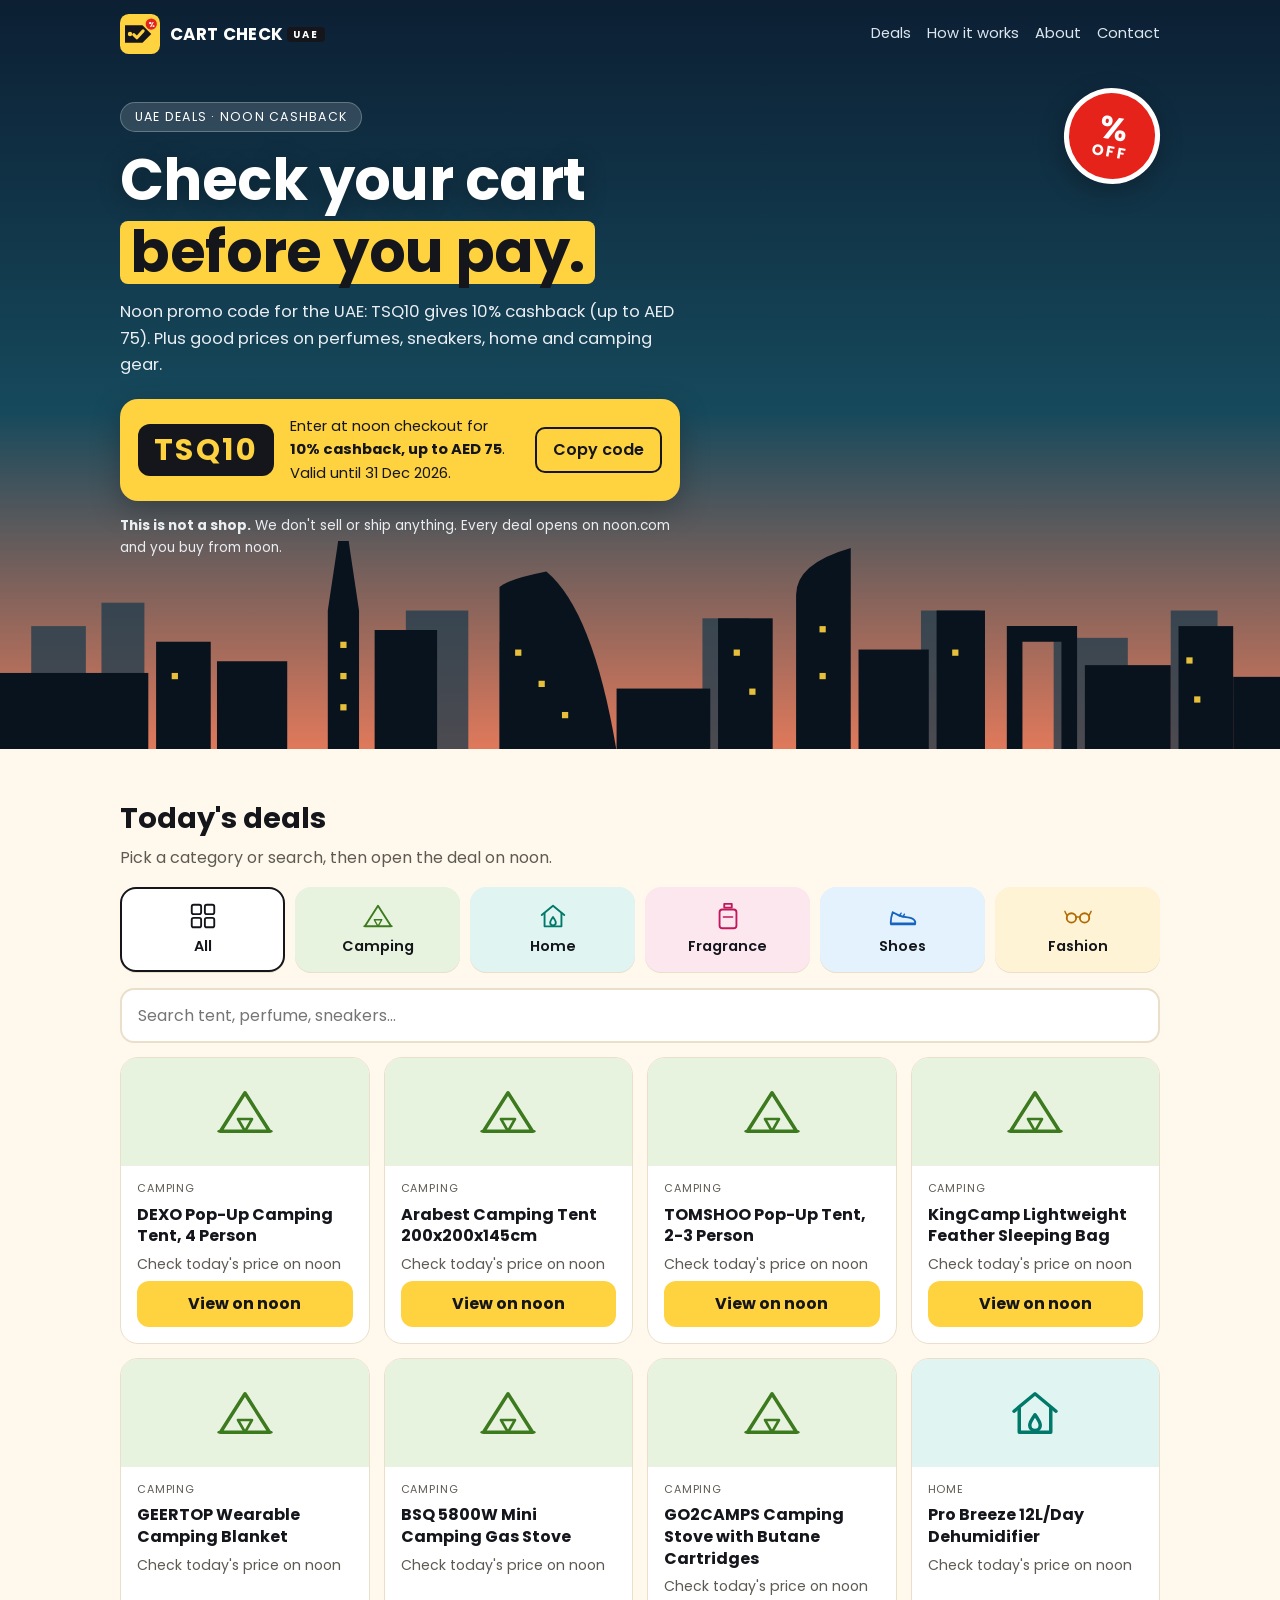
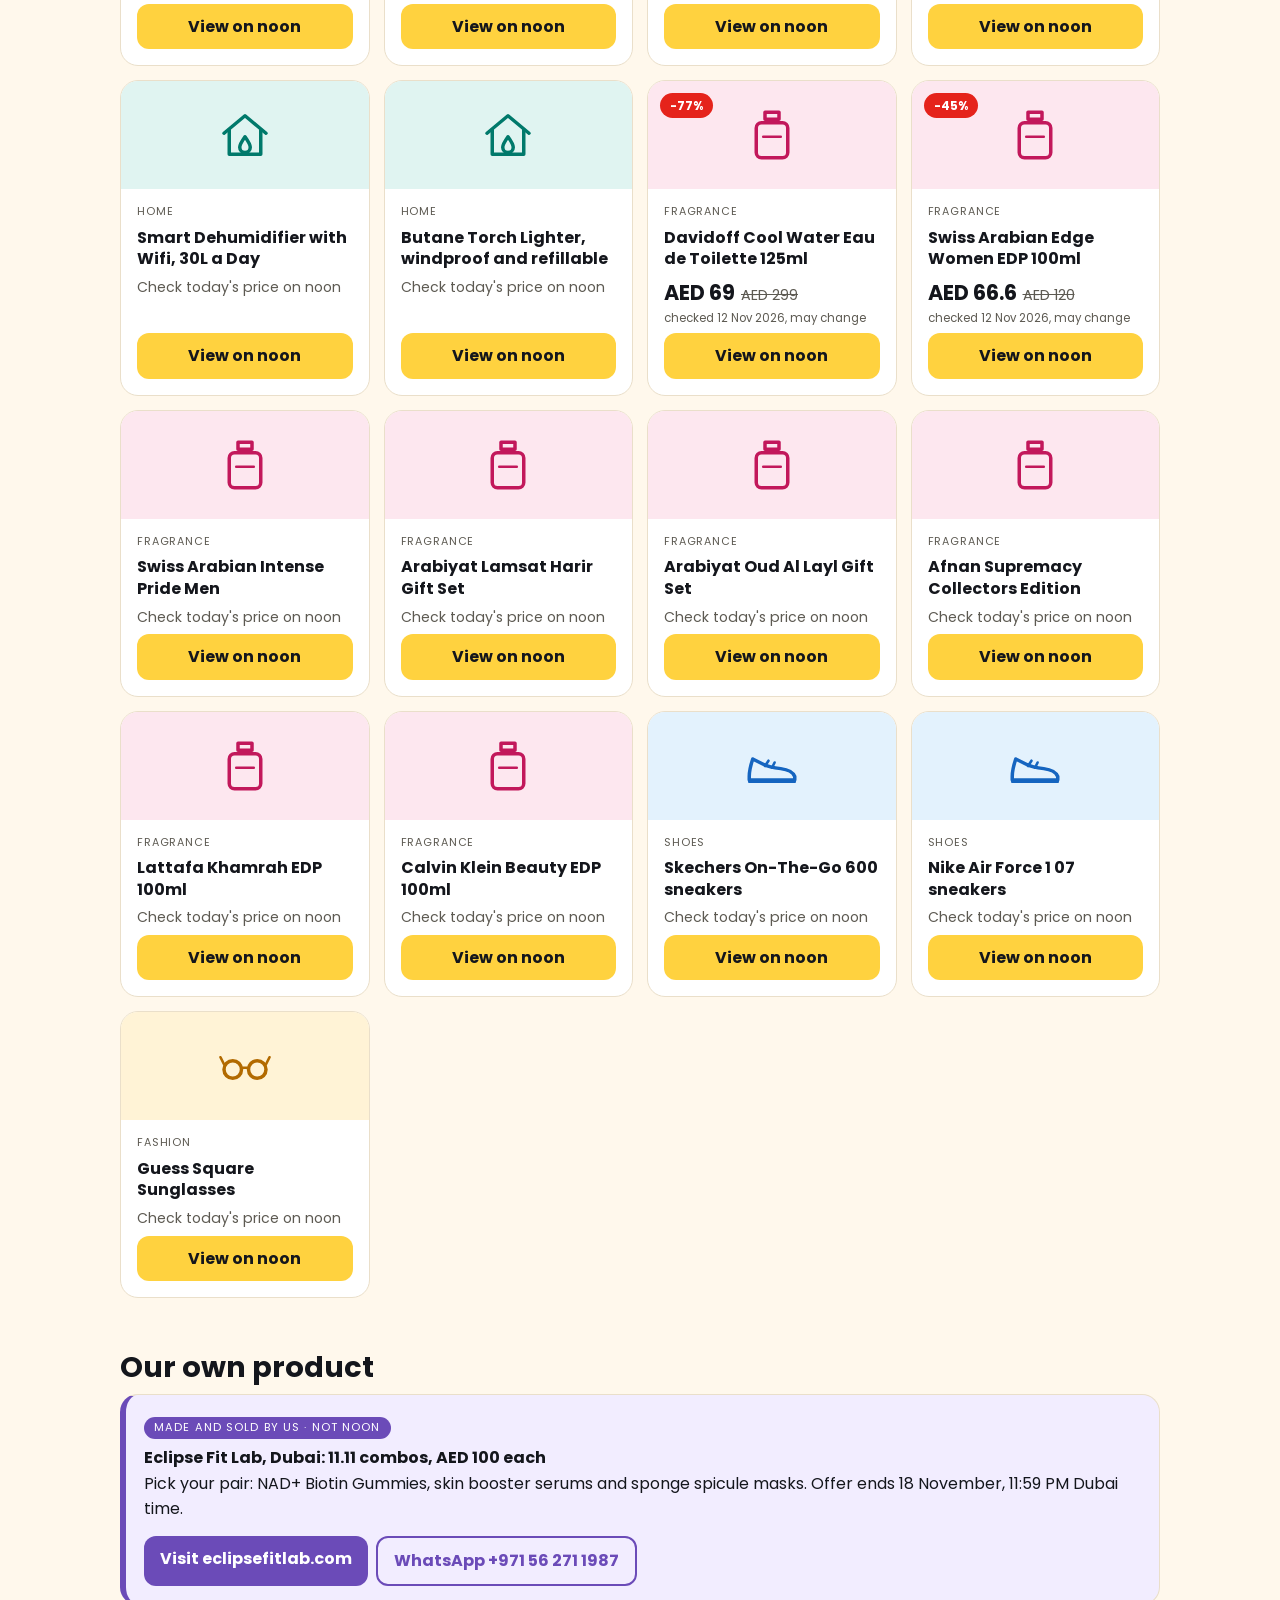
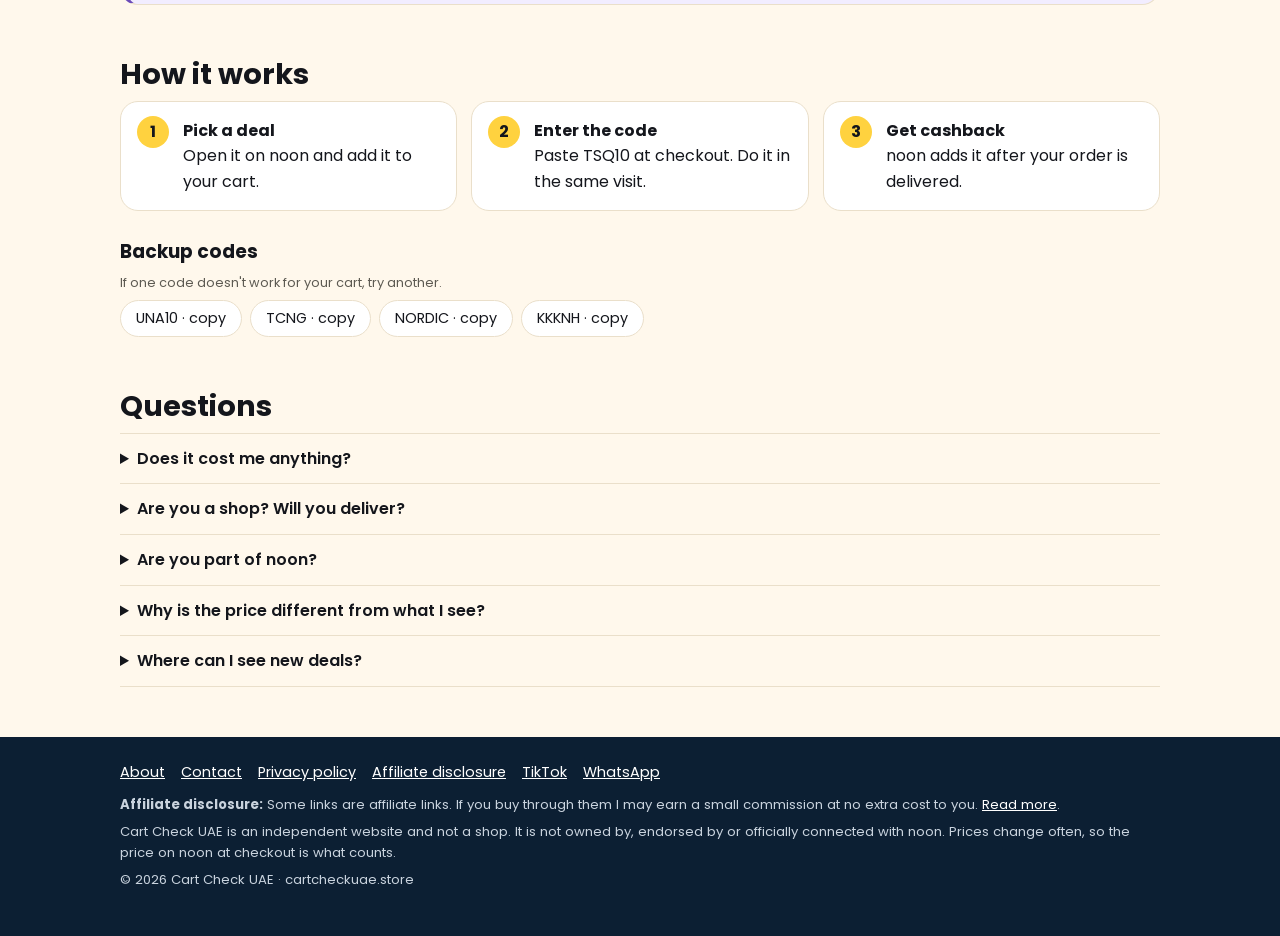
<file: index.html>
<!doctype html>
<html lang="en"><head><meta charset="utf-8"><meta name="viewport" content="width=device-width, initial-scale=1">
<title>Noon Promo Code UAE November 2026 | TSQ10 – 10% Cashback</title><meta name="description" content="Noon promo code UAE for November 2026: use TSQ10 at checkout for 10% cashback (up to AED 75). Plus daily noon deals on perfumes, sneakers and home, checked by hand. Affiliate links.">
<meta property="og:title" content="Noon Promo Code UAE November 2026 | TSQ10 – 10% Cashback"><meta property="og:description" content="Noon promo code UAE for November 2026: use TSQ10 at checkout for 10% cashback (up to AED 75). Plus daily noon deals on perfumes, sneakers and home, checked by hand. Affiliate links."><meta name="theme-color" content="#0c1f33">
<link rel="icon" href="data:image/svg+xml,%3Csvg xmlns='http://www.w3.org/2000/svg' viewBox='0 0 64 64'%3E%3Crect width='64' height='64' rx='14' fill='%23ffd23f'/%3E%3Cpath d='M8 18h28l14 14-14 14H8z' fill='%23111'/%3E%3Cpath d='M20 33l5 5 10-11' fill='none' stroke='%23ffd23f' stroke-width='5' stroke-linecap='round' stroke-linejoin='round'/%3E%3Ccircle cx='50' cy='16' r='10' fill='%23e5231b'/%3E%3C/svg%3E"><link rel="stylesheet" href="https://fonts.googleapis.com/css2?family=Poppins:wght@400;600;700&display=swap"><link rel="stylesheet" href="style.css?v=5"></head><body><div class="band "><div class="wrap"><nav aria-label="Main"><a class="logo" href="index.html"><svg viewBox="0 0 64 64" width="40" height="40" aria-hidden="true"><rect width="64" height="64" rx="14" fill="#ffd23f"/><path d="M8 18h28l14 14-14 14H8z" fill="#14161c"/><circle cx="16" cy="32" r="3.5" fill="#ffd23f"/><path d="M22 33l5 5 10-11" fill="none" stroke="#ffd23f" stroke-width="5" stroke-linecap="round" stroke-linejoin="round"/><circle cx="50" cy="16" r="10" fill="#e5231b" stroke="#ffd23f" stroke-width="2"/><text x="50" y="20" text-anchor="middle" font-family="Poppins,Arial" font-weight="700" font-size="11" fill="#fff">%</text></svg><span>CART CHECK<small>UAE</small></span></a><ul><li><a href="index.html#deals">Deals</a></li><li><a href="index.html#how">How it works</a></li><li><a href="about.html">About</a></li><li><a href="contact.html">Contact</a></li></ul></nav><div class="hero">
  <div class="badge" aria-hidden="true">%<small>OFF</small></div>
  <div class="hero-in">
    <span class="kicker">UAE deals &middot; noon cashback</span>
    <h1>Check your cart <mark>before you pay.</mark></h1>
    <p class="lead">Noon promo code for the UAE: TSQ10 gives 10% cashback (up to AED 75). Plus good prices on perfumes, sneakers, home and camping gear.</p>
    <div class="code" aria-label="Cashback code">
      <b>TSQ10</b>
      <p>Enter at noon checkout for <strong>10% cashback, up to AED 75</strong>. Valid until 31 Dec 2026.</p>
      <button class="copy" id="copyMain">Copy code</button>
    </div>
    <p class="notshop"><b>This is not a shop.</b> We don't sell or ship anything. Every deal opens on noon.com and you buy from noon.</p>
  </div>
</div></div><svg class="sky" viewBox="0 0 1640 330" preserveAspectRatio="xMidYMax slice" aria-hidden="true">
<g fill="#1b3b4d" opacity=".75"><rect x="40" y="170" width="70" height="160"/><rect x="130" y="140" width="55" height="190"/><rect x="520" y="150" width="80" height="180"/><rect x="640" y="190" width="90" height="140"/><rect x="900" y="160" width="60" height="170"/><rect x="1180" y="150" width="75" height="180"/><rect x="1350" y="185" width="95" height="145"/><rect x="1500" y="150" width="60" height="180"/></g>
<g fill="#08131e"><rect x="0" y="230" width="190" height="100"/><rect x="200" y="190" width="70" height="140"/><rect x="278" y="215" width="90" height="115"/><path d="M420 330V150l12-80 8-60 8 60 12 80v180z"/><rect x="480" y="175" width="80" height="155"/><path d="M640 330V120q10-10 60-20 60 50 90 230z"/><rect x="790" y="250" width="120" height="80"/><rect x="920" y="160" width="70" height="170"/><path d="M1020 330V130q0-40 70-60v260z"/><rect x="1100" y="200" width="90" height="130"/><rect x="1200" y="150" width="62" height="180"/><path d="M1290 330V170h90v160h-20V190h-50v140z"/><rect x="1390" y="220" width="110" height="110"/><rect x="1510" y="170" width="70" height="160"/><rect x="1580" y="235" width="60" height="95"/></g>
<g fill="#ffd23f" opacity=".9"><rect x="436" y="190" width="8" height="8"/><rect x="436" y="230" width="8" height="8"/><rect x="436" y="270" width="8" height="8"/><rect x="660" y="200" width="8" height="8"/><rect x="690" y="240" width="8" height="8"/><rect x="720" y="280" width="8" height="8"/><rect x="940" y="200" width="8" height="8"/><rect x="960" y="250" width="8" height="8"/><rect x="1050" y="170" width="8" height="8"/><rect x="1050" y="230" width="8" height="8"/><rect x="1220" y="200" width="8" height="8"/><rect x="1520" y="210" width="8" height="8"/><rect x="1530" y="260" width="8" height="8"/><rect x="220" y="230" width="8" height="8"/></g></svg></div><div class="wrap"><main>
<section id="deals">
  <h2 class="sec">Today's deals</h2>
  <p class="sub2">Pick a category or search, then open the deal on noon.</p>
  <div class="cats" id="cats" role="group" aria-label="Categories"></div>
  <div class="search"><input id="q" type="search" placeholder="Search tent, perfume, sneakers..." aria-label="Search deals" autocomplete="off"></div>
  <ul class="grid" id="grid"></ul>
  <p class="empty" id="empty" hidden>Nothing found. Try another word, or follow @cart.check.uae on TikTok for new deals.</p>
</section>
<section id="own">
  <h2 class="sec">Our own product</h2>
  <div class="own"><div><span class="tag">Made and sold by us &middot; not noon</span><br><b>Eclipse Fit Lab, Dubai: 11.11 combos, AED 100 each</b><br>Pick your pair: NAD+ Biotin Gummies, skin booster serums and sponge spicule masks. Offer ends 18 November, 11:59 PM Dubai time.</div>
  <div class="row"><a class="btn" href="https://eclipsefitlab.com" rel="noopener" target="_blank">Visit eclipsefitlab.com</a><a class="btn alt" href="https://wa.me/971562711987" rel="noopener" target="_blank">WhatsApp +971 56 271 1987</a></div></div>
</section>
<section id="how">
  <h2 class="sec">How it works</h2>
  <ol class="steps">
    <li><strong>Pick a deal</strong><br>Open it on noon and add it to your cart.</li>
    <li><strong>Enter the code</strong><br>Paste TSQ10 at checkout. Do it in the same visit.</li>
    <li><strong>Get cashback</strong><br>noon adds it after your order is delivered.</li>
  </ol>
  <h3 style="margin:26px 0 6px">Backup codes</h3>
  <p class="fine">If one code doesn't work for your cart, try another.</p>
  <div class="row" id="backups"></div>
</section>
<section id="faq">
  <h2 class="sec">Questions</h2>
  <details><summary>Does it cost me anything?</summary><p>No. Prices are the same as on noon. If you buy through my links I may earn a small commission from noon.</p></details>
  <details><summary>Are you a shop? Will you deliver?</summary><p>No. We don't sell or deliver anything. You order from noon, and noon handles payment, delivery and returns.</p></details>
  <details><summary>Are you part of noon?</summary><p>No. Cart Check UAE is independent. I'm an affiliate, which means I share links and may earn a commission.</p></details>
  <details><summary>Why is the price different from what I see?</summary><p>Prices and stock change quickly. The price shown on noon at checkout is the one that counts.</p></details>
  <details><summary>Where can I see new deals?</summary><p>Follow <a href="https://www.tiktok.com/@cart.check.uae" rel="noopener">@cart.check.uae</a> on TikTok and the Cart Check UAE page on Facebook, or message us on <a href="https://wa.me/971508201589" rel="noopener">WhatsApp</a>.</p></details>
</section>
</main></div><footer><div class="wrap"><ul><li><a href="about.html">About</a></li><li><a href="contact.html">Contact</a></li><li><a href="privacy.html">Privacy policy</a></li><li><a href="disclosure.html">Affiliate disclosure</a></li><li><a href="https://www.tiktok.com/@cart.check.uae" rel="noopener">TikTok</a></li><li><a href="https://wa.me/971508201589" rel="noopener">WhatsApp</a></li></ul><p><b>Affiliate disclosure:</b> Some links are affiliate links. If you buy through them I may earn a small commission at no extra cost to you. <a href="disclosure.html">Read more</a>.</p><p>Cart Check UAE is an independent website and not a shop. It is not owned by, endorsed by or officially connected with noon. Prices change often, so the price on noon at checkout is what counts.</p><p>&copy; 2026 Cart Check UAE &middot; cartcheckuae.store</p></div></footer><script src="products.js?v=4"></script><script>
const BACKUPS=["UNA10","TCNG","NORDIC","KKKNH"];
const I={
Fragrance:'<path d="M24 6h16v8H24z"/><path d="M20 18h24a6 6 0 0 1 6 6v28a6 6 0 0 1-6 6H20a6 6 0 0 1-6-6V24a6 6 0 0 1 6-6z"/><path d="M22 34h20" stroke-width="3"/>',
Shoes:'<path d="M6 44c0-6 2-14 4-20l12 6c6 3 12 4 20 5 8 1 14 4 16 9v4H6z"/><path d="M6 50h52" stroke-width="3"/><path d="M24 32l4-6M32 34l3-6" stroke-width="3"/>',
Fashion:'<circle cx="18" cy="36" r="10"/><circle cx="46" cy="36" r="10"/><path d="M28 34h8M8 30l-4-8M56 30l4-8" stroke-width="3"/>',
Home:'<path d="M8 30L32 10l24 20"/><path d="M14 26v28h36V26"/><path d="M32 34c-5 7-6 9-6 12a6 6 0 0 0 12 0c0-3-1-5-6-12z"/>',
Camping:'<path d="M4 54L32 10l28 44z"/><path d="M32 54L24 40h16z" stroke-width="3"/><path d="M2 54h60" stroke-width="3"/>',
All:'<rect x="8" y="8" width="20" height="20" rx="4"/><rect x="36" y="8" width="20" height="20" rx="4"/><rect x="8" y="36" width="20" height="20" rx="4"/><rect x="36" y="36" width="20" height="20" rx="4"/>'};
const K={Fragrance:'frag',Shoes:'shoes',Fashion:'fashion',Home:'home',Camping:'camp'};
const ic=(c,col)=>`<svg viewBox="0 0 64 64" fill="none" stroke="${col}" stroke-width="4" stroke-linecap="round" stroke-linejoin="round" aria-hidden="true">${I[c]||I.All}</svg>`;
const tone=c=>K[c]||'other';
const grid=document.getElementById('grid'),empty=document.getElementById('empty'),q=document.getElementById('q'),cats=document.getElementById('cats');
let cat="All";const order=["Camping","Home","Fragrance","Shoes","Fashion"];
const list=[...new Set(PRODUCTS.map(p=>p.category))].sort((a,b)=>(order.indexOf(a)+99*(order.indexOf(a)<0))-(order.indexOf(b)+99*(order.indexOf(b)<0)));
function copy(t,b){const o=b.textContent;try{navigator.clipboard.writeText(t).then(()=>{b.textContent="Copied!";setTimeout(()=>b.textContent=o,1400)},()=>{})}catch(e){}}
["All",...list].forEach(c=>{const b=document.createElement('button');b.className='cat';const t=tone(c);
b.style.background=c==="All"?'var(--card)':`var(--c-${t})`;b.innerHTML=ic(c,c==="All"?'currentColor':`var(--c-${t}-i)`)+`<span>${c}</span>`;
b.setAttribute('aria-pressed',c===cat);b.onclick=()=>{cat=c;[...cats.children].forEach(x=>x.setAttribute('aria-pressed',x===b));render()};cats.appendChild(b)});
function render(){const t=q.value.trim().toLowerCase().split(/\s+/).filter(Boolean);
const rank=c=>{const i=order.indexOf(c);return i<0?99:i};const L=[...PRODUCTS].sort((x,y)=>rank(x.category)-rank(y.category)).filter(p=>(cat==="All"||p.category===cat)&&t.every(w=>(p.name+" "+p.brand+" "+p.category+" "+(p.tags||"")).toLowerCase().includes(w)));
grid.innerHTML="";L.forEach(p=>{const li=document.createElement('li');li.className='item';const tn=tone(p.category);
const off=p.price&&p.was?Math.round((1-p.price/p.was)*100):0;
const pr=p.price?`<div class="price">AED ${p.price}${p.was?`<s>AED ${p.was}</s>`:""}<em>checked ${PRICE_DATE}, may change</em></div>`:`<div class="nop">Check today's price on noon</div>`;
li.innerHTML=`<div class="thumb" style="background:var(--c-${tn})">${off?`<span class="save">-${off}%</span>`:""}${ic(p.category,`var(--c-${tn}-i)`)}</div><div class="body"><small>${p.category}</small><h3></h3>${pr}<a class="go" target="_blank" rel="sponsored noopener">View on noon</a></div>`;
li.querySelector('h3').textContent=(p.brand+" "+p.name).trim();li.querySelector('a').href=p.url;grid.appendChild(li)});empty.hidden=L.length>0}
q.addEventListener('input',render);
document.getElementById('copyMain').onclick=e=>copy("TSQ10",e.currentTarget);
const bk=document.getElementById('backups');BACKUPS.forEach(c=>{const b=document.createElement('button');b.className='chip';b.textContent=c+" · copy";b.onclick=()=>copy(c,b);bk.appendChild(b)});
render();</script></body></html>
</file>
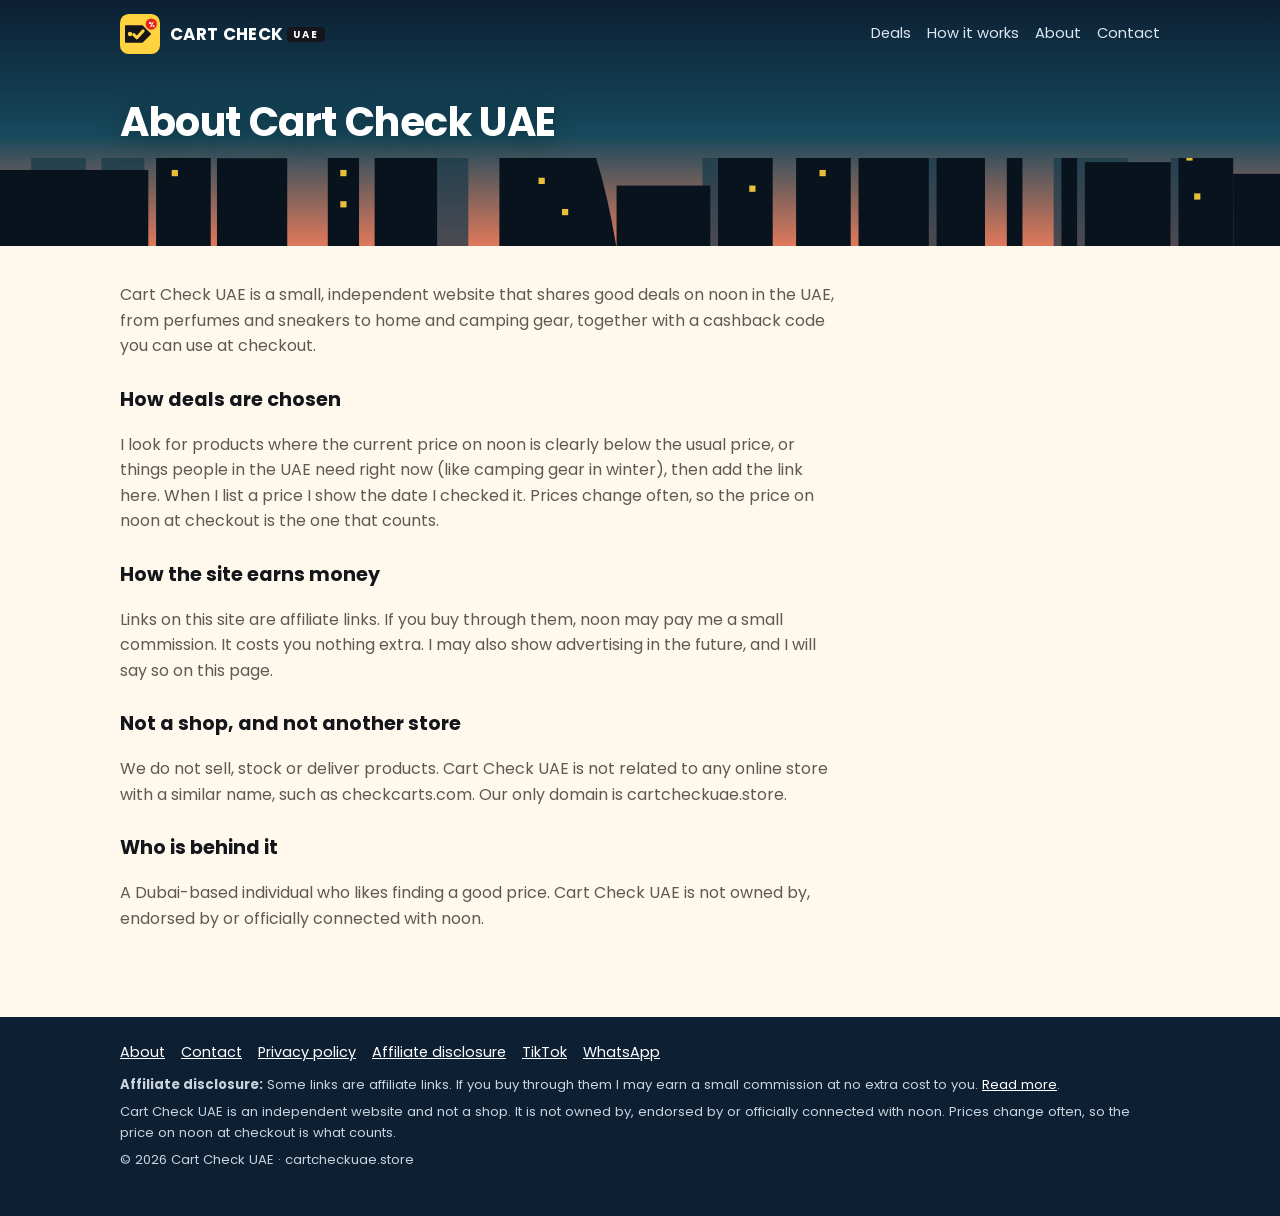
<file: about.html>
<!doctype html>
<html lang="en"><head><meta charset="utf-8"><meta name="viewport" content="width=device-width, initial-scale=1">
<title>About Cart Check UAE</title><meta name="description" content="What Cart Check UAE is, how deals are chosen and how the site earns money.">
<meta property="og:title" content="About Cart Check UAE"><meta property="og:description" content="What Cart Check UAE is, how deals are chosen and how the site earns money."><meta name="theme-color" content="#0c1f33">
<link rel="icon" href="data:image/svg+xml,%3Csvg xmlns='http://www.w3.org/2000/svg' viewBox='0 0 64 64'%3E%3Crect width='64' height='64' rx='14' fill='%23ffd23f'/%3E%3Cpath d='M8 18h28l14 14-14 14H8z' fill='%23111'/%3E%3Cpath d='M20 33l5 5 10-11' fill='none' stroke='%23ffd23f' stroke-width='5' stroke-linecap='round' stroke-linejoin='round'/%3E%3Ccircle cx='50' cy='16' r='10' fill='%23e5231b'/%3E%3C/svg%3E"><link rel="stylesheet" href="https://fonts.googleapis.com/css2?family=Poppins:wght@400;600;700&display=swap"><link rel="stylesheet" href="style.css?v=4"></head><body><div class="band small"><div class="wrap"><nav aria-label="Main"><a class="logo" href="index.html"><svg viewBox="0 0 64 64" width="40" height="40" aria-hidden="true"><rect width="64" height="64" rx="14" fill="#ffd23f"/><path d="M8 18h28l14 14-14 14H8z" fill="#14161c"/><circle cx="16" cy="32" r="3.5" fill="#ffd23f"/><path d="M22 33l5 5 10-11" fill="none" stroke="#ffd23f" stroke-width="5" stroke-linecap="round" stroke-linejoin="round"/><circle cx="50" cy="16" r="10" fill="#e5231b" stroke="#ffd23f" stroke-width="2"/><text x="50" y="20" text-anchor="middle" font-family="Poppins,Arial" font-weight="700" font-size="11" fill="#fff">%</text></svg><span>CART CHECK<small>UAE</small></span></a><ul><li><a href="index.html#deals">Deals</a></li><li><a href="index.html#how">How it works</a></li><li><a href="about.html">About</a></li><li><a href="contact.html">Contact</a></li></ul></nav><header class="pagehead"><h1>About Cart Check UAE</h1></header></div><svg class="sky" viewBox="0 0 1640 330" preserveAspectRatio="xMidYMax slice" aria-hidden="true">
<g fill="#1b3b4d" opacity=".75"><rect x="40" y="170" width="70" height="160"/><rect x="130" y="140" width="55" height="190"/><rect x="520" y="150" width="80" height="180"/><rect x="640" y="190" width="90" height="140"/><rect x="900" y="160" width="60" height="170"/><rect x="1180" y="150" width="75" height="180"/><rect x="1350" y="185" width="95" height="145"/><rect x="1500" y="150" width="60" height="180"/></g>
<g fill="#08131e"><rect x="0" y="230" width="190" height="100"/><rect x="200" y="190" width="70" height="140"/><rect x="278" y="215" width="90" height="115"/><path d="M420 330V150l12-80 8-60 8 60 12 80v180z"/><rect x="480" y="175" width="80" height="155"/><path d="M640 330V120q10-10 60-20 60 50 90 230z"/><rect x="790" y="250" width="120" height="80"/><rect x="920" y="160" width="70" height="170"/><path d="M1020 330V130q0-40 70-60v260z"/><rect x="1100" y="200" width="90" height="130"/><rect x="1200" y="150" width="62" height="180"/><path d="M1290 330V170h90v160h-20V190h-50v140z"/><rect x="1390" y="220" width="110" height="110"/><rect x="1510" y="170" width="70" height="160"/><rect x="1580" y="235" width="60" height="95"/></g>
<g fill="#ffd23f" opacity=".9"><rect x="436" y="190" width="8" height="8"/><rect x="436" y="230" width="8" height="8"/><rect x="436" y="270" width="8" height="8"/><rect x="660" y="200" width="8" height="8"/><rect x="690" y="240" width="8" height="8"/><rect x="720" y="280" width="8" height="8"/><rect x="940" y="200" width="8" height="8"/><rect x="960" y="250" width="8" height="8"/><rect x="1050" y="170" width="8" height="8"/><rect x="1050" y="230" width="8" height="8"/><rect x="1220" y="200" width="8" height="8"/><rect x="1520" y="210" width="8" height="8"/><rect x="1530" y="260" width="8" height="8"/><rect x="220" y="230" width="8" height="8"/></g></svg></div><div class="wrap"><main class="page">
<p>Cart Check UAE is a small, independent website that shares good deals on noon in the UAE, from perfumes and sneakers to home and camping gear, together with a cashback code you can use at checkout.</p>
<h2>How deals are chosen</h2><p>I look for products where the current price on noon is clearly below the usual price, or things people in the UAE need right now (like camping gear in winter), then add the link here. When I list a price I show the date I checked it. Prices change often, so the price on noon at checkout is the one that counts.</p>
<h2>How the site earns money</h2><p>Links on this site are affiliate links. If you buy through them, noon may pay me a small commission. It costs you nothing extra. I may also show advertising in the future, and I will say so on this page.</p>
<h2>Not a shop, and not another store</h2><p>We do not sell, stock or deliver products. Cart Check UAE is not related to any online store with a similar name, such as checkcarts.com. Our only domain is cartcheckuae.store.</p>
<h2>Who is behind it</h2><p>A Dubai-based individual who likes finding a good price. Cart Check UAE is not owned by, endorsed by or officially connected with noon.</p></main></div><footer><div class="wrap"><ul><li><a href="about.html">About</a></li><li><a href="contact.html">Contact</a></li><li><a href="privacy.html">Privacy policy</a></li><li><a href="disclosure.html">Affiliate disclosure</a></li><li><a href="https://www.tiktok.com/@cart.check.uae" rel="noopener">TikTok</a></li><li><a href="https://wa.me/971508201589" rel="noopener">WhatsApp</a></li></ul><p><b>Affiliate disclosure:</b> Some links are affiliate links. If you buy through them I may earn a small commission at no extra cost to you. <a href="disclosure.html">Read more</a>.</p><p>Cart Check UAE is an independent website and not a shop. It is not owned by, endorsed by or officially connected with noon. Prices change often, so the price on noon at checkout is what counts.</p><p>&copy; 2026 Cart Check UAE &middot; cartcheckuae.store</p></div></footer></body></html>
</file>
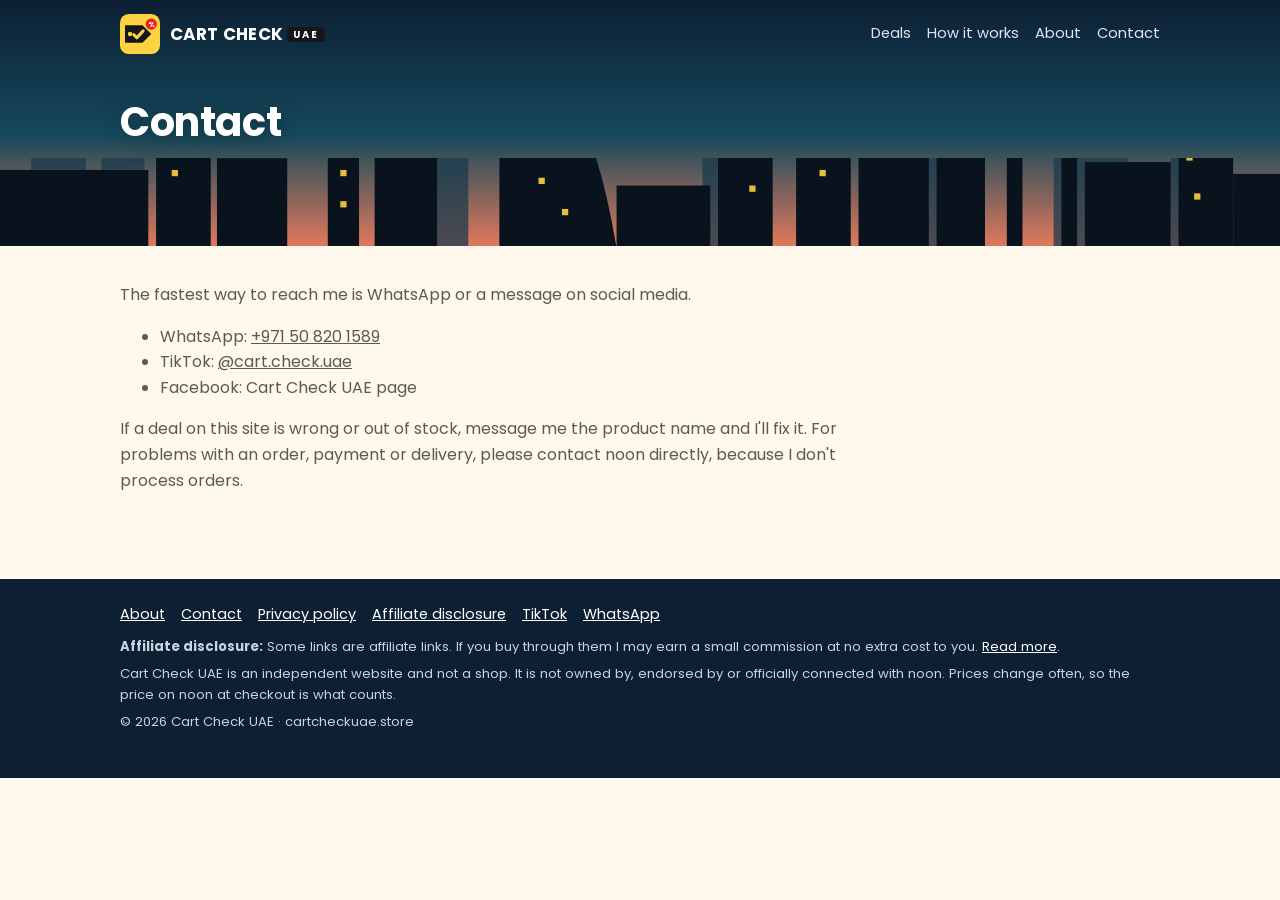
<file: contact.html>
<!doctype html>
<html lang="en"><head><meta charset="utf-8"><meta name="viewport" content="width=device-width, initial-scale=1">
<title>Contact | Cart Check UAE</title><meta name="description" content="How to contact Cart Check UAE.">
<meta property="og:title" content="Contact | Cart Check UAE"><meta property="og:description" content="How to contact Cart Check UAE."><meta name="theme-color" content="#0c1f33">
<link rel="icon" href="data:image/svg+xml,%3Csvg xmlns='http://www.w3.org/2000/svg' viewBox='0 0 64 64'%3E%3Crect width='64' height='64' rx='14' fill='%23ffd23f'/%3E%3Cpath d='M8 18h28l14 14-14 14H8z' fill='%23111'/%3E%3Cpath d='M20 33l5 5 10-11' fill='none' stroke='%23ffd23f' stroke-width='5' stroke-linecap='round' stroke-linejoin='round'/%3E%3Ccircle cx='50' cy='16' r='10' fill='%23e5231b'/%3E%3C/svg%3E"><link rel="stylesheet" href="https://fonts.googleapis.com/css2?family=Poppins:wght@400;600;700&display=swap"><link rel="stylesheet" href="style.css?v=4"></head><body><div class="band small"><div class="wrap"><nav aria-label="Main"><a class="logo" href="index.html"><svg viewBox="0 0 64 64" width="40" height="40" aria-hidden="true"><rect width="64" height="64" rx="14" fill="#ffd23f"/><path d="M8 18h28l14 14-14 14H8z" fill="#14161c"/><circle cx="16" cy="32" r="3.5" fill="#ffd23f"/><path d="M22 33l5 5 10-11" fill="none" stroke="#ffd23f" stroke-width="5" stroke-linecap="round" stroke-linejoin="round"/><circle cx="50" cy="16" r="10" fill="#e5231b" stroke="#ffd23f" stroke-width="2"/><text x="50" y="20" text-anchor="middle" font-family="Poppins,Arial" font-weight="700" font-size="11" fill="#fff">%</text></svg><span>CART CHECK<small>UAE</small></span></a><ul><li><a href="index.html#deals">Deals</a></li><li><a href="index.html#how">How it works</a></li><li><a href="about.html">About</a></li><li><a href="contact.html">Contact</a></li></ul></nav><header class="pagehead"><h1>Contact</h1></header></div><svg class="sky" viewBox="0 0 1640 330" preserveAspectRatio="xMidYMax slice" aria-hidden="true">
<g fill="#1b3b4d" opacity=".75"><rect x="40" y="170" width="70" height="160"/><rect x="130" y="140" width="55" height="190"/><rect x="520" y="150" width="80" height="180"/><rect x="640" y="190" width="90" height="140"/><rect x="900" y="160" width="60" height="170"/><rect x="1180" y="150" width="75" height="180"/><rect x="1350" y="185" width="95" height="145"/><rect x="1500" y="150" width="60" height="180"/></g>
<g fill="#08131e"><rect x="0" y="230" width="190" height="100"/><rect x="200" y="190" width="70" height="140"/><rect x="278" y="215" width="90" height="115"/><path d="M420 330V150l12-80 8-60 8 60 12 80v180z"/><rect x="480" y="175" width="80" height="155"/><path d="M640 330V120q10-10 60-20 60 50 90 230z"/><rect x="790" y="250" width="120" height="80"/><rect x="920" y="160" width="70" height="170"/><path d="M1020 330V130q0-40 70-60v260z"/><rect x="1100" y="200" width="90" height="130"/><rect x="1200" y="150" width="62" height="180"/><path d="M1290 330V170h90v160h-20V190h-50v140z"/><rect x="1390" y="220" width="110" height="110"/><rect x="1510" y="170" width="70" height="160"/><rect x="1580" y="235" width="60" height="95"/></g>
<g fill="#ffd23f" opacity=".9"><rect x="436" y="190" width="8" height="8"/><rect x="436" y="230" width="8" height="8"/><rect x="436" y="270" width="8" height="8"/><rect x="660" y="200" width="8" height="8"/><rect x="690" y="240" width="8" height="8"/><rect x="720" y="280" width="8" height="8"/><rect x="940" y="200" width="8" height="8"/><rect x="960" y="250" width="8" height="8"/><rect x="1050" y="170" width="8" height="8"/><rect x="1050" y="230" width="8" height="8"/><rect x="1220" y="200" width="8" height="8"/><rect x="1520" y="210" width="8" height="8"/><rect x="1530" y="260" width="8" height="8"/><rect x="220" y="230" width="8" height="8"/></g></svg></div><div class="wrap"><main class="page">
<p>The fastest way to reach me is WhatsApp or a message on social media.</p>
<ul><li>WhatsApp: <a href="https://wa.me/971508201589" rel="noopener">+971 50 820 1589</a></li><li>TikTok: <a href="https://www.tiktok.com/@cart.check.uae" rel="noopener">@cart.check.uae</a></li><li>Facebook: Cart Check UAE page</li></ul>
<p>If a deal on this site is wrong or out of stock, message me the product name and I'll fix it. For problems with an order, payment or delivery, please contact noon directly, because I don't process orders.</p></main></div><footer><div class="wrap"><ul><li><a href="about.html">About</a></li><li><a href="contact.html">Contact</a></li><li><a href="privacy.html">Privacy policy</a></li><li><a href="disclosure.html">Affiliate disclosure</a></li><li><a href="https://www.tiktok.com/@cart.check.uae" rel="noopener">TikTok</a></li><li><a href="https://wa.me/971508201589" rel="noopener">WhatsApp</a></li></ul><p><b>Affiliate disclosure:</b> Some links are affiliate links. If you buy through them I may earn a small commission at no extra cost to you. <a href="disclosure.html">Read more</a>.</p><p>Cart Check UAE is an independent website and not a shop. It is not owned by, endorsed by or officially connected with noon. Prices change often, so the price on noon at checkout is what counts.</p><p>&copy; 2026 Cart Check UAE &middot; cartcheckuae.store</p></div></footer></body></html>
</file>
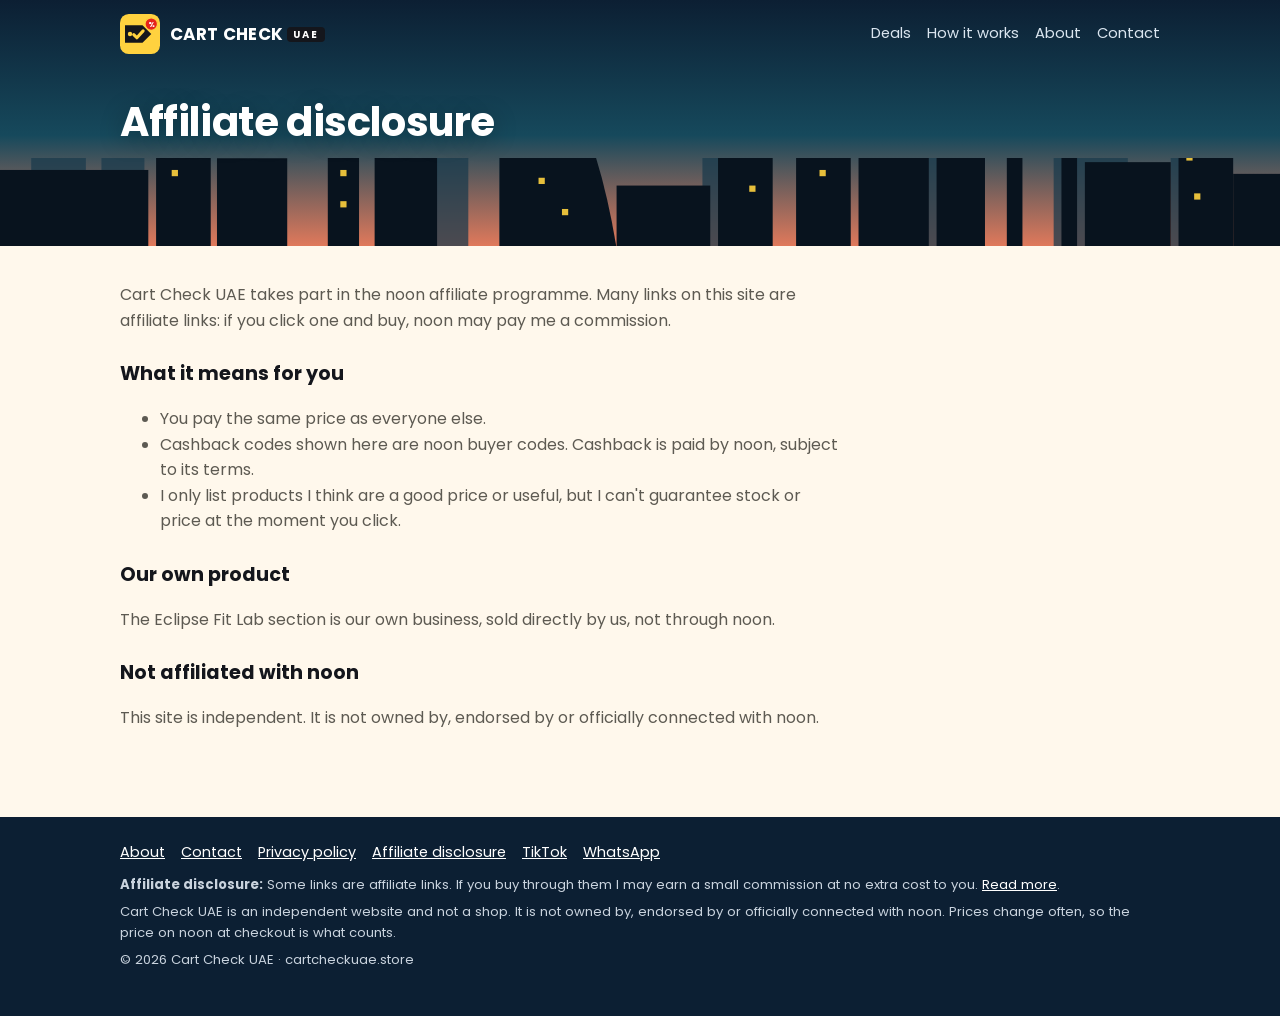
<file: disclosure.html>
<!doctype html>
<html lang="en"><head><meta charset="utf-8"><meta name="viewport" content="width=device-width, initial-scale=1">
<title>Affiliate disclosure | Cart Check UAE</title><meta name="description" content="How affiliate links work on Cart Check UAE.">
<meta property="og:title" content="Affiliate disclosure | Cart Check UAE"><meta property="og:description" content="How affiliate links work on Cart Check UAE."><meta name="theme-color" content="#0c1f33">
<link rel="icon" href="data:image/svg+xml,%3Csvg xmlns='http://www.w3.org/2000/svg' viewBox='0 0 64 64'%3E%3Crect width='64' height='64' rx='14' fill='%23ffd23f'/%3E%3Cpath d='M8 18h28l14 14-14 14H8z' fill='%23111'/%3E%3Cpath d='M20 33l5 5 10-11' fill='none' stroke='%23ffd23f' stroke-width='5' stroke-linecap='round' stroke-linejoin='round'/%3E%3Ccircle cx='50' cy='16' r='10' fill='%23e5231b'/%3E%3C/svg%3E"><link rel="stylesheet" href="https://fonts.googleapis.com/css2?family=Poppins:wght@400;600;700&display=swap"><link rel="stylesheet" href="style.css?v=4"></head><body><div class="band small"><div class="wrap"><nav aria-label="Main"><a class="logo" href="index.html"><svg viewBox="0 0 64 64" width="40" height="40" aria-hidden="true"><rect width="64" height="64" rx="14" fill="#ffd23f"/><path d="M8 18h28l14 14-14 14H8z" fill="#14161c"/><circle cx="16" cy="32" r="3.5" fill="#ffd23f"/><path d="M22 33l5 5 10-11" fill="none" stroke="#ffd23f" stroke-width="5" stroke-linecap="round" stroke-linejoin="round"/><circle cx="50" cy="16" r="10" fill="#e5231b" stroke="#ffd23f" stroke-width="2"/><text x="50" y="20" text-anchor="middle" font-family="Poppins,Arial" font-weight="700" font-size="11" fill="#fff">%</text></svg><span>CART CHECK<small>UAE</small></span></a><ul><li><a href="index.html#deals">Deals</a></li><li><a href="index.html#how">How it works</a></li><li><a href="about.html">About</a></li><li><a href="contact.html">Contact</a></li></ul></nav><header class="pagehead"><h1>Affiliate disclosure</h1></header></div><svg class="sky" viewBox="0 0 1640 330" preserveAspectRatio="xMidYMax slice" aria-hidden="true">
<g fill="#1b3b4d" opacity=".75"><rect x="40" y="170" width="70" height="160"/><rect x="130" y="140" width="55" height="190"/><rect x="520" y="150" width="80" height="180"/><rect x="640" y="190" width="90" height="140"/><rect x="900" y="160" width="60" height="170"/><rect x="1180" y="150" width="75" height="180"/><rect x="1350" y="185" width="95" height="145"/><rect x="1500" y="150" width="60" height="180"/></g>
<g fill="#08131e"><rect x="0" y="230" width="190" height="100"/><rect x="200" y="190" width="70" height="140"/><rect x="278" y="215" width="90" height="115"/><path d="M420 330V150l12-80 8-60 8 60 12 80v180z"/><rect x="480" y="175" width="80" height="155"/><path d="M640 330V120q10-10 60-20 60 50 90 230z"/><rect x="790" y="250" width="120" height="80"/><rect x="920" y="160" width="70" height="170"/><path d="M1020 330V130q0-40 70-60v260z"/><rect x="1100" y="200" width="90" height="130"/><rect x="1200" y="150" width="62" height="180"/><path d="M1290 330V170h90v160h-20V190h-50v140z"/><rect x="1390" y="220" width="110" height="110"/><rect x="1510" y="170" width="70" height="160"/><rect x="1580" y="235" width="60" height="95"/></g>
<g fill="#ffd23f" opacity=".9"><rect x="436" y="190" width="8" height="8"/><rect x="436" y="230" width="8" height="8"/><rect x="436" y="270" width="8" height="8"/><rect x="660" y="200" width="8" height="8"/><rect x="690" y="240" width="8" height="8"/><rect x="720" y="280" width="8" height="8"/><rect x="940" y="200" width="8" height="8"/><rect x="960" y="250" width="8" height="8"/><rect x="1050" y="170" width="8" height="8"/><rect x="1050" y="230" width="8" height="8"/><rect x="1220" y="200" width="8" height="8"/><rect x="1520" y="210" width="8" height="8"/><rect x="1530" y="260" width="8" height="8"/><rect x="220" y="230" width="8" height="8"/></g></svg></div><div class="wrap"><main class="page">
<p>Cart Check UAE takes part in the noon affiliate programme. Many links on this site are affiliate links: if you click one and buy, noon may pay me a commission.</p>
<h2>What it means for you</h2><ul><li>You pay the same price as everyone else.</li><li>Cashback codes shown here are noon buyer codes. Cashback is paid by noon, subject to its terms.</li><li>I only list products I think are a good price or useful, but I can't guarantee stock or price at the moment you click.</li></ul>
<h2>Our own product</h2><p>The Eclipse Fit Lab section is our own business, sold directly by us, not through noon.</p>
<h2>Not affiliated with noon</h2><p>This site is independent. It is not owned by, endorsed by or officially connected with noon.</p></main></div><footer><div class="wrap"><ul><li><a href="about.html">About</a></li><li><a href="contact.html">Contact</a></li><li><a href="privacy.html">Privacy policy</a></li><li><a href="disclosure.html">Affiliate disclosure</a></li><li><a href="https://www.tiktok.com/@cart.check.uae" rel="noopener">TikTok</a></li><li><a href="https://wa.me/971508201589" rel="noopener">WhatsApp</a></li></ul><p><b>Affiliate disclosure:</b> Some links are affiliate links. If you buy through them I may earn a small commission at no extra cost to you. <a href="disclosure.html">Read more</a>.</p><p>Cart Check UAE is an independent website and not a shop. It is not owned by, endorsed by or officially connected with noon. Prices change often, so the price on noon at checkout is what counts.</p><p>&copy; 2026 Cart Check UAE &middot; cartcheckuae.store</p></div></footer></body></html>
</file>
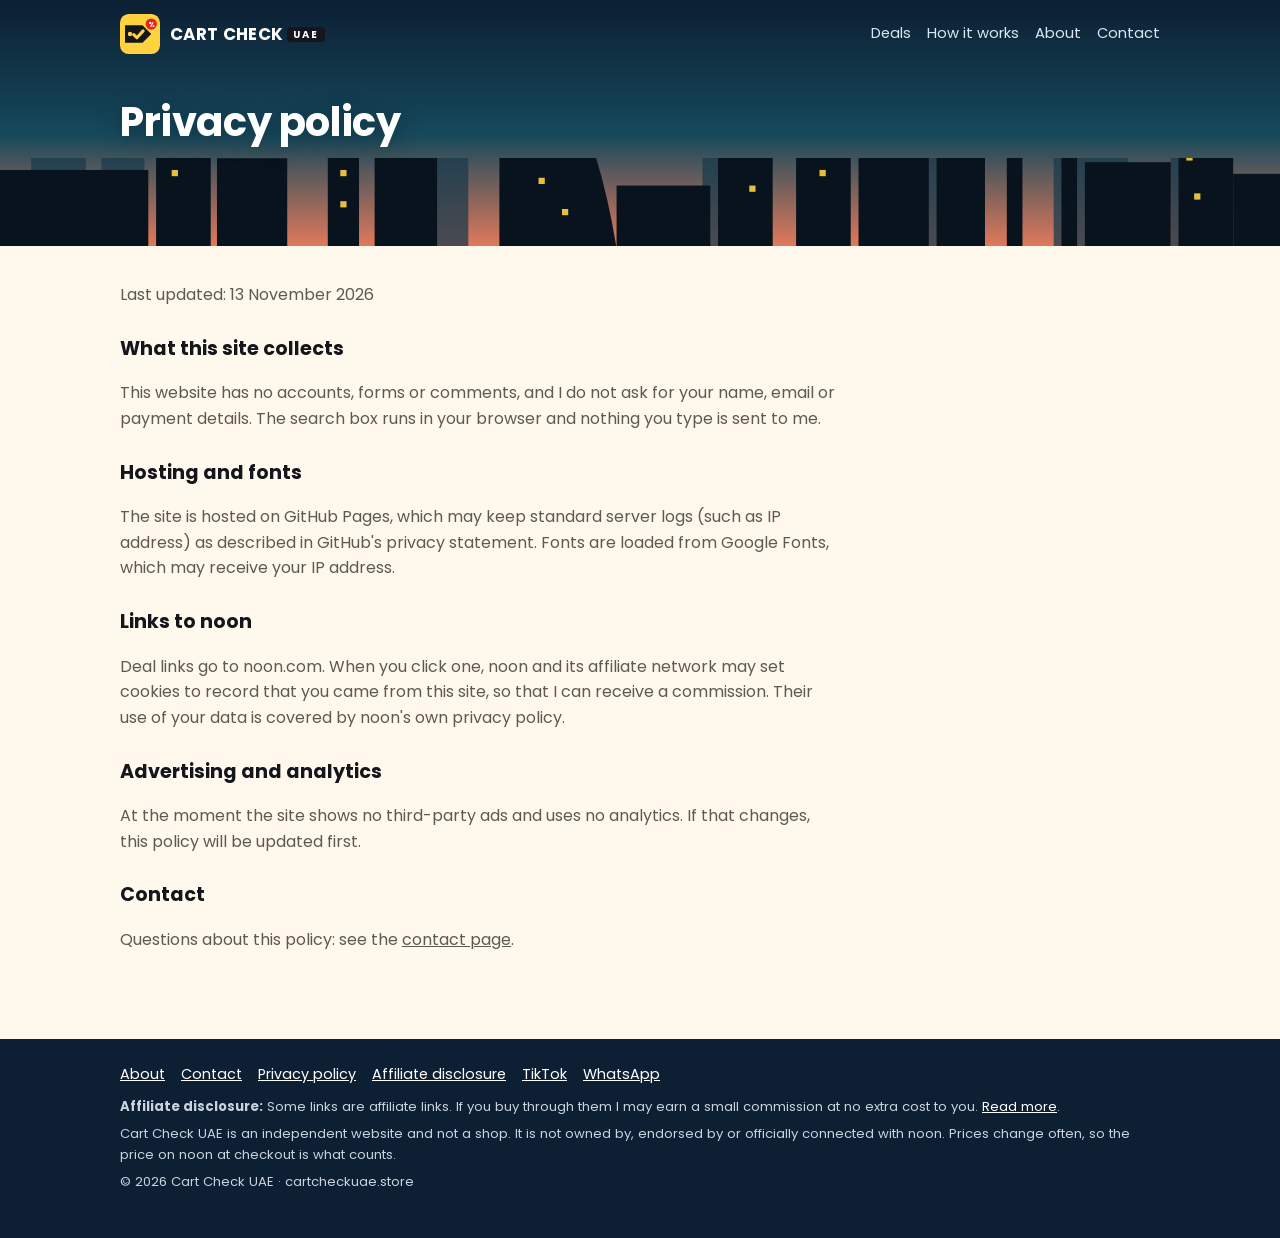
<file: privacy.html>
<!doctype html>
<html lang="en"><head><meta charset="utf-8"><meta name="viewport" content="width=device-width, initial-scale=1">
<title>Privacy policy | Cart Check UAE</title><meta name="description" content="Privacy policy for Cart Check UAE.">
<meta property="og:title" content="Privacy policy | Cart Check UAE"><meta property="og:description" content="Privacy policy for Cart Check UAE."><meta name="theme-color" content="#0c1f33">
<link rel="icon" href="data:image/svg+xml,%3Csvg xmlns='http://www.w3.org/2000/svg' viewBox='0 0 64 64'%3E%3Crect width='64' height='64' rx='14' fill='%23ffd23f'/%3E%3Cpath d='M8 18h28l14 14-14 14H8z' fill='%23111'/%3E%3Cpath d='M20 33l5 5 10-11' fill='none' stroke='%23ffd23f' stroke-width='5' stroke-linecap='round' stroke-linejoin='round'/%3E%3Ccircle cx='50' cy='16' r='10' fill='%23e5231b'/%3E%3C/svg%3E"><link rel="stylesheet" href="https://fonts.googleapis.com/css2?family=Poppins:wght@400;600;700&display=swap"><link rel="stylesheet" href="style.css?v=4"></head><body><div class="band small"><div class="wrap"><nav aria-label="Main"><a class="logo" href="index.html"><svg viewBox="0 0 64 64" width="40" height="40" aria-hidden="true"><rect width="64" height="64" rx="14" fill="#ffd23f"/><path d="M8 18h28l14 14-14 14H8z" fill="#14161c"/><circle cx="16" cy="32" r="3.5" fill="#ffd23f"/><path d="M22 33l5 5 10-11" fill="none" stroke="#ffd23f" stroke-width="5" stroke-linecap="round" stroke-linejoin="round"/><circle cx="50" cy="16" r="10" fill="#e5231b" stroke="#ffd23f" stroke-width="2"/><text x="50" y="20" text-anchor="middle" font-family="Poppins,Arial" font-weight="700" font-size="11" fill="#fff">%</text></svg><span>CART CHECK<small>UAE</small></span></a><ul><li><a href="index.html#deals">Deals</a></li><li><a href="index.html#how">How it works</a></li><li><a href="about.html">About</a></li><li><a href="contact.html">Contact</a></li></ul></nav><header class="pagehead"><h1>Privacy policy</h1></header></div><svg class="sky" viewBox="0 0 1640 330" preserveAspectRatio="xMidYMax slice" aria-hidden="true">
<g fill="#1b3b4d" opacity=".75"><rect x="40" y="170" width="70" height="160"/><rect x="130" y="140" width="55" height="190"/><rect x="520" y="150" width="80" height="180"/><rect x="640" y="190" width="90" height="140"/><rect x="900" y="160" width="60" height="170"/><rect x="1180" y="150" width="75" height="180"/><rect x="1350" y="185" width="95" height="145"/><rect x="1500" y="150" width="60" height="180"/></g>
<g fill="#08131e"><rect x="0" y="230" width="190" height="100"/><rect x="200" y="190" width="70" height="140"/><rect x="278" y="215" width="90" height="115"/><path d="M420 330V150l12-80 8-60 8 60 12 80v180z"/><rect x="480" y="175" width="80" height="155"/><path d="M640 330V120q10-10 60-20 60 50 90 230z"/><rect x="790" y="250" width="120" height="80"/><rect x="920" y="160" width="70" height="170"/><path d="M1020 330V130q0-40 70-60v260z"/><rect x="1100" y="200" width="90" height="130"/><rect x="1200" y="150" width="62" height="180"/><path d="M1290 330V170h90v160h-20V190h-50v140z"/><rect x="1390" y="220" width="110" height="110"/><rect x="1510" y="170" width="70" height="160"/><rect x="1580" y="235" width="60" height="95"/></g>
<g fill="#ffd23f" opacity=".9"><rect x="436" y="190" width="8" height="8"/><rect x="436" y="230" width="8" height="8"/><rect x="436" y="270" width="8" height="8"/><rect x="660" y="200" width="8" height="8"/><rect x="690" y="240" width="8" height="8"/><rect x="720" y="280" width="8" height="8"/><rect x="940" y="200" width="8" height="8"/><rect x="960" y="250" width="8" height="8"/><rect x="1050" y="170" width="8" height="8"/><rect x="1050" y="230" width="8" height="8"/><rect x="1220" y="200" width="8" height="8"/><rect x="1520" y="210" width="8" height="8"/><rect x="1530" y="260" width="8" height="8"/><rect x="220" y="230" width="8" height="8"/></g></svg></div><div class="wrap"><main class="page"><p>Last updated: 13 November 2026</p>
<h2>What this site collects</h2><p>This website has no accounts, forms or comments, and I do not ask for your name, email or payment details. The search box runs in your browser and nothing you type is sent to me.</p>
<h2>Hosting and fonts</h2><p>The site is hosted on GitHub Pages, which may keep standard server logs (such as IP address) as described in GitHub's privacy statement. Fonts are loaded from Google Fonts, which may receive your IP address.</p>
<h2>Links to noon</h2><p>Deal links go to noon.com. When you click one, noon and its affiliate network may set cookies to record that you came from this site, so that I can receive a commission. Their use of your data is covered by noon's own privacy policy.</p>
<h2>Advertising and analytics</h2><p>At the moment the site shows no third-party ads and uses no analytics. If that changes, this policy will be updated first.</p>
<h2>Contact</h2><p>Questions about this policy: see the <a href="contact.html">contact page</a>.</p></main></div><footer><div class="wrap"><ul><li><a href="about.html">About</a></li><li><a href="contact.html">Contact</a></li><li><a href="privacy.html">Privacy policy</a></li><li><a href="disclosure.html">Affiliate disclosure</a></li><li><a href="https://www.tiktok.com/@cart.check.uae" rel="noopener">TikTok</a></li><li><a href="https://wa.me/971508201589" rel="noopener">WhatsApp</a></li></ul><p><b>Affiliate disclosure:</b> Some links are affiliate links. If you buy through them I may earn a small commission at no extra cost to you. <a href="disclosure.html">Read more</a>.</p><p>Cart Check UAE is an independent website and not a shop. It is not owned by, endorsed by or officially connected with noon. Prices change often, so the price on noon at checkout is what counts.</p><p>&copy; 2026 Cart Check UAE &middot; cartcheckuae.store</p></div></footer></body></html>
</file>
<file: style.css>
:root{--bg:#fff8ec;--card:#ffffff;--fg:#14161c;--muted:#5d5a52;--line:#eadfca;--yellow:#ffd23f;--ink:#14161c;--red:#e5231b;--night:#0c1f33;--teal:#16495c;--sunset:#e0795b;--purple:#6b4bb8;--purple-bg:#f2edff;
--c-frag:#fde7ef;--c-frag-i:#c2185b;--c-shoes:#e3f2fd;--c-shoes-i:#1565c0;--c-fashion:#fff3d6;--c-fashion-i:#b26a00;--c-home:#e0f4f1;--c-home-i:#00796b;--c-camp:#e8f3df;--c-camp-i:#3d7a1f;--c-other:#eeeeee;--c-other-i:#444}
@media (prefers-color-scheme:dark){:root:not([data-theme="light"]){--bg:#0b1522;--card:#132235;--fg:#f3efe6;--muted:#a9b3c0;--line:#22344a;--purple-bg:#231c3d;--purple:#b9a2ff;
--c-frag:#3a1f2b;--c-frag-i:#ff8fb6;--c-shoes:#16314d;--c-shoes-i:#8cc4ff;--c-fashion:#3a2e12;--c-fashion-i:#ffc861;--c-home:#123631;--c-home-i:#6fd9c8;--c-camp:#1d3317;--c-camp-i:#9ed97a;--c-other:#2a2f36;--c-other-i:#ddd;color-scheme:dark}}
*{box-sizing:border-box}
html{scroll-behavior:smooth}
body{margin:0;background:var(--bg);color:var(--fg);font:16px/1.6 Poppins,system-ui,sans-serif}
.wrap{max-width:1072px;margin:0 auto;padding-left:max(16px,env(safe-area-inset-left,0px));padding-right:max(16px,env(safe-area-inset-right,0px))}
a{color:inherit}

button{font:inherit;cursor:pointer}
/* nav */
nav{display:flex;flex-wrap:wrap;gap:8px 18px;align-items:center;justify-content:space-between;padding:14px 0}
.logo{color:#fff;display:flex;align-items:center;gap:10px;font-weight:700;text-decoration:none;font-size:1.05rem;letter-spacing:.02em}
.logo svg{width:40px;height:40px;flex:none}
.logo small{background:var(--ink);color:#fff;font-size:.62rem;letter-spacing:.2em;padding:1px 6px;border-radius:4px;margin-left:4px;vertical-align:middle}
nav ul{display:flex;flex-wrap:wrap;gap:4px 16px;list-style:none;margin:0;padding:0;font-size:.92rem}
nav ul a{text-decoration:none;color:#dbe6f0}nav ul a:hover{color:#fff}
/* band: full-width dusk background behind menu + hero */
.band{position:relative;overflow:hidden;background:linear-gradient(180deg,#0c1f33 0%,#16495c 55%,#e0795b 100%);color:#fff;padding-top:max(0px,env(safe-area-inset-top,0px))}
.band .wrap{position:relative;z-index:1}
.band .sky{position:absolute;left:0;right:0;bottom:-2px;width:100%;height:min(210px,28vw);min-height:120px;z-index:0}
.hero{position:relative;padding:34px 0 190px}
.band.small .sky{height:90px;min-height:70px}
.hero-in{position:relative;max-width:640px}
.kicker{display:inline-block;background:rgba(255,255,255,.14);border:1px solid rgba(255,255,255,.25);border-radius:999px;padding:4px 14px;font-size:.78rem;letter-spacing:.1em;text-transform:uppercase}
h1{font-size:clamp(2.1rem,6.5vw,3.6rem);line-height:1.2;margin:14px 0 12px;letter-spacing:-.01em;text-wrap:balance;text-shadow:0 4px 24px rgba(0,0,0,.3)}
h1 mark{display:inline-block;line-height:1.1;margin-top:.1em;background:var(--yellow);color:var(--ink);padding:0 .18em;border-radius:8px;text-shadow:none;box-decoration-break:clone;-webkit-box-decoration-break:clone}
.lead{color:#e9eef3;max-width:52ch;font-size:1.04rem;margin:0 0 20px}
.badge{position:absolute;right:0;top:20px;width:96px;height:96px;border-radius:50%;background:var(--red);border:5px solid #fff;color:#fff;font-weight:700;font-size:2rem;line-height:1;display:flex;flex-direction:column;align-items:center;justify-content:center;transform:rotate(10deg);box-shadow:0 8px 24px rgba(0,0,0,.25)}
.badge small{font-size:.95rem;letter-spacing:.1em}
@media (max-width:640px){.badge{width:70px;height:70px;font-size:1.5rem;right:0;top:8px;border-width:4px}.badge small{font-size:.7rem}.hero{padding-top:86px;padding-bottom:150px}}
.code{display:flex;flex-wrap:wrap;gap:12px 16px;align-items:center;background:var(--yellow);color:var(--ink);border-radius:18px;padding:16px 18px;box-shadow:0 10px 30px rgba(0,0,0,.25);max-width:560px}
.code b{font-size:1.9rem;letter-spacing:.08em;background:var(--ink);color:var(--yellow);border-radius:12px;padding:2px 16px}
.code p{margin:0;flex:1 1 200px;font-size:.92rem}
.copy{border:2px solid var(--ink);background:transparent;color:var(--ink);border-radius:10px;padding:8px 16px;font-weight:600}
.copy:hover{background:var(--ink);color:var(--yellow)}
.notshop{margin:14px 0 0;font-size:.85rem;color:#e9eef3;max-width:560px}
.fine{font-size:.8rem;color:var(--muted);margin:0 0 6px}
/* sections */
h2.sec{font-size:clamp(1.4rem,4vw,1.8rem);margin:46px 0 4px;text-wrap:balance}
.sub2{color:var(--muted);margin:0 0 16px}
/* category tiles */
.cats{display:grid;grid-template-columns:repeat(auto-fit,minmax(118px,1fr));gap:10px;margin:0 0 16px}
.cat{display:flex;flex-direction:column;align-items:center;gap:4px;border:2px solid transparent;border-radius:16px;padding:12px 8px;font-weight:600;font-size:.9rem;background:var(--card);color:var(--fg);box-shadow:0 1px 0 var(--line)}
.cat svg{width:30px;height:30px}
.cat[aria-pressed=true]{border-color:var(--fg)}
.search input{width:100%;border:2px solid var(--line);background:var(--card);color:var(--fg);border-radius:14px;padding:13px 16px;font:inherit;margin-bottom:14px}
.search input:focus{outline:3px solid var(--yellow);border-color:var(--fg)}
/* product grid */
.grid{display:grid;grid-template-columns:repeat(auto-fill,minmax(230px,1fr));gap:14px;padding:0;margin:0;list-style:none}
.item{background:var(--card);border:1px solid var(--line);border-radius:18px;overflow:hidden;display:flex;flex-direction:column;min-width:0;transition:transform .15s ease,box-shadow .15s ease}
.item:hover{transform:translateY(-3px);box-shadow:0 12px 26px rgba(12,31,51,.12)}
.thumb{position:relative;height:108px;display:grid;place-items:center}
.thumb svg{width:56px;height:56px}
.save{position:absolute;left:12px;top:12px;background:var(--red);color:#fff;font-weight:700;font-size:.75rem;border-radius:999px;padding:3px 10px}
.body{padding:14px 16px 16px;display:flex;flex-direction:column;gap:6px;flex:1}
.body small{color:var(--muted);text-transform:uppercase;letter-spacing:.08em;font-size:.68rem}
.body h3{font-size:1rem;margin:0;line-height:1.35}
.price{font-weight:700;font-size:1.3rem}
.price s{color:var(--muted);font-weight:400;font-size:.9rem;margin-left:6px}
.price em{display:block;font-style:normal;font-weight:400;font-size:.72rem;color:var(--muted)}
.nop{font-size:.88rem;color:var(--muted)}
.go{margin-top:auto;text-align:center;background:var(--yellow);color:var(--ink);text-decoration:none;font-weight:700;border-radius:12px;padding:10px 12px}
.go:hover{filter:brightness(.95)}
.empty{color:var(--muted);padding:24px 0}
/* own product */
.own{background:var(--purple-bg);border:1px solid var(--line);border-left:6px solid var(--purple);border-radius:18px;padding:18px;display:grid;gap:14px}
.own .tag{display:inline-block;background:var(--purple);color:#fff;font-size:.7rem;letter-spacing:.1em;text-transform:uppercase;border-radius:999px;padding:2px 10px;margin-bottom:6px}
.row{display:flex;flex-wrap:wrap;gap:8px}
.btn{display:inline-block;text-decoration:none;font-weight:700;border-radius:12px;padding:10px 16px;background:var(--purple);color:#fff}
.btn.alt{background:transparent;border:2px solid var(--purple);color:var(--purple)}
/* steps */
.steps{display:grid;grid-template-columns:repeat(auto-fit,minmax(220px,1fr));gap:14px;padding:0;margin:0;list-style:none;counter-reset:s}
.steps li{background:var(--card);border:1px solid var(--line);border-radius:18px;padding:16px 16px 16px 62px;position:relative;min-width:0}
.steps li:before{counter-increment:s;content:counter(s);position:absolute;left:16px;top:14px;width:32px;height:32px;border-radius:50%;background:var(--yellow);color:var(--ink);font-weight:700;display:grid;place-items:center}
.chip{border:1.5px solid var(--line);background:var(--card);color:var(--fg);border-radius:999px;padding:6px 15px;font-size:.9rem}
details{border-top:1px solid var(--line);padding:12px 0}
details:last-of-type{border-bottom:1px solid var(--line)}
summary{cursor:pointer;font-weight:600}
details p{margin:8px 0 0;color:var(--muted)}
/* inner pages */
.pagehead{padding:30px 0 100px}
.pagehead h1{font-size:clamp(1.8rem,5vw,2.5rem);margin:0}
.page{padding:20px 0;max-width:720px}
.page h2{font-size:1.2rem;margin:26px 0 4px}
.page p,.page li{color:var(--muted)}
/* footer */
footer{margin-top:50px;background:#0c1f33;color:#c9d3de;padding:24px 22px 40px;font-size:.82rem}
footer a{color:#fff}
footer p{margin:6px 0}
footer ul{display:flex;flex-wrap:wrap;gap:6px 16px;list-style:none;padding:0;margin:0 0 10px;font-size:.9rem}
</file>
